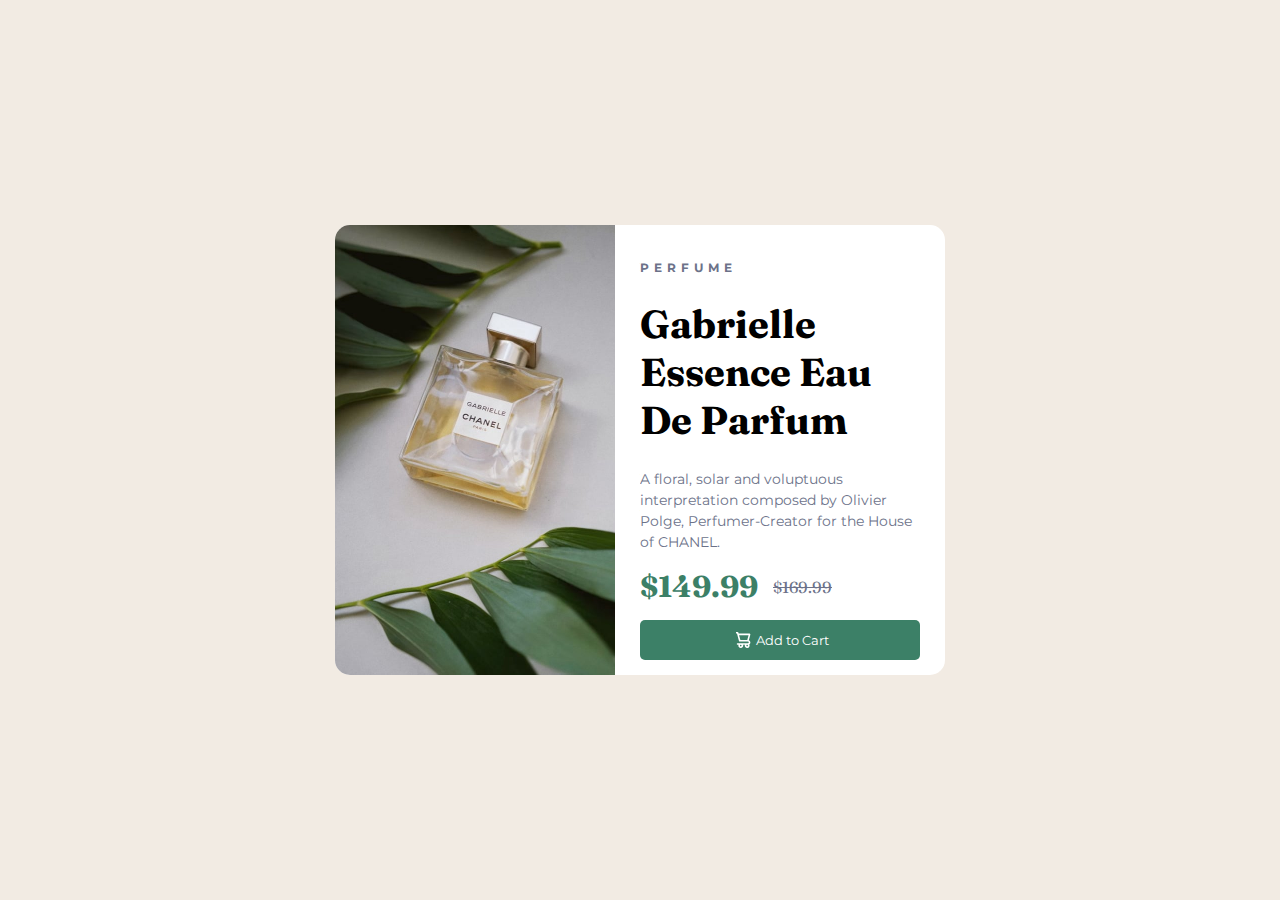
<file: index.html>
<!DOCTYPE html>
<html lang="en">
  <head>
    <meta charset="UTF-8" />
    <meta name="viewport" content="width=device-width, initial-scale=1.0" />
    <link rel="stylesheet" href="./css/styles.css" />
    <!-- fuentes -->
    <link rel="preconnect" href="https://fonts.googleapis.com" />
    <link rel="preconnect" href="https://fonts.gstatic.com" crossorigin />
    <link
      href="https://fonts.googleapis.com/css2?family=Fraunces:opsz,wght@9..144,500&family=Montserrat:wght@500&display=swap"
      rel="stylesheet"
    />
    <link rel="preconnect" href="https://fonts.googleapis.com" />
    <link rel="preconnect" href="https://fonts.gstatic.com" crossorigin />
    <link
      href="https://fonts.googleapis.com/css2?family=Fraunces:opsz,wght@9..144,500&display=swap"
      rel="stylesheet"
    />
    <!-- displays site properly based on user's device -->

    <link
      rel="icon"
      type="image/png"
      sizes="32x32"
      href="./images/favicon-32x32.png"
    />

    <title>Frontend Mentor | Product preview card component</title>

    <!-- Feel free to remove these styles or customise in your own stylesheet 👍 -->
    <style>
      .attribution {
        font-size: 11px;
        text-align: center;
      }
      .attribution a {
        color: hsl(228, 45%, 44%);
      }
    </style>
  </head>
  <body>
    <div class="container">
      <div class="card">
        <div class="card-img"></div>
        <div class="card-text">
          <h3>PERFUME</h3>
          <h2>Gabrielle Essence Eau De Parfum</h2>
          <p>
            A floral, solar and voluptuous interpretation composed by Olivier
            Polge, Perfumer-Creator for the House of CHANEL.
          </p>
          <div class="prices">
            <div class="new">$149.99</div>
            <div class="old">$169.99</div>
          </div>
          <button> <img class="icon" src="./images/icon-cart.svg" alt=""> Add to Cart</button>
        </div>
      </div>
    </div>

    <!-- <div class="attribution">
      Challenge by
      <a href="https://www.frontendmentor.io?ref=challenge" target="_blank"
        >Frontend Mentor</a
      >. Coded by <a href="#">Your Name Here</a>.
    </div> -->
  </body>
</html>
</file>
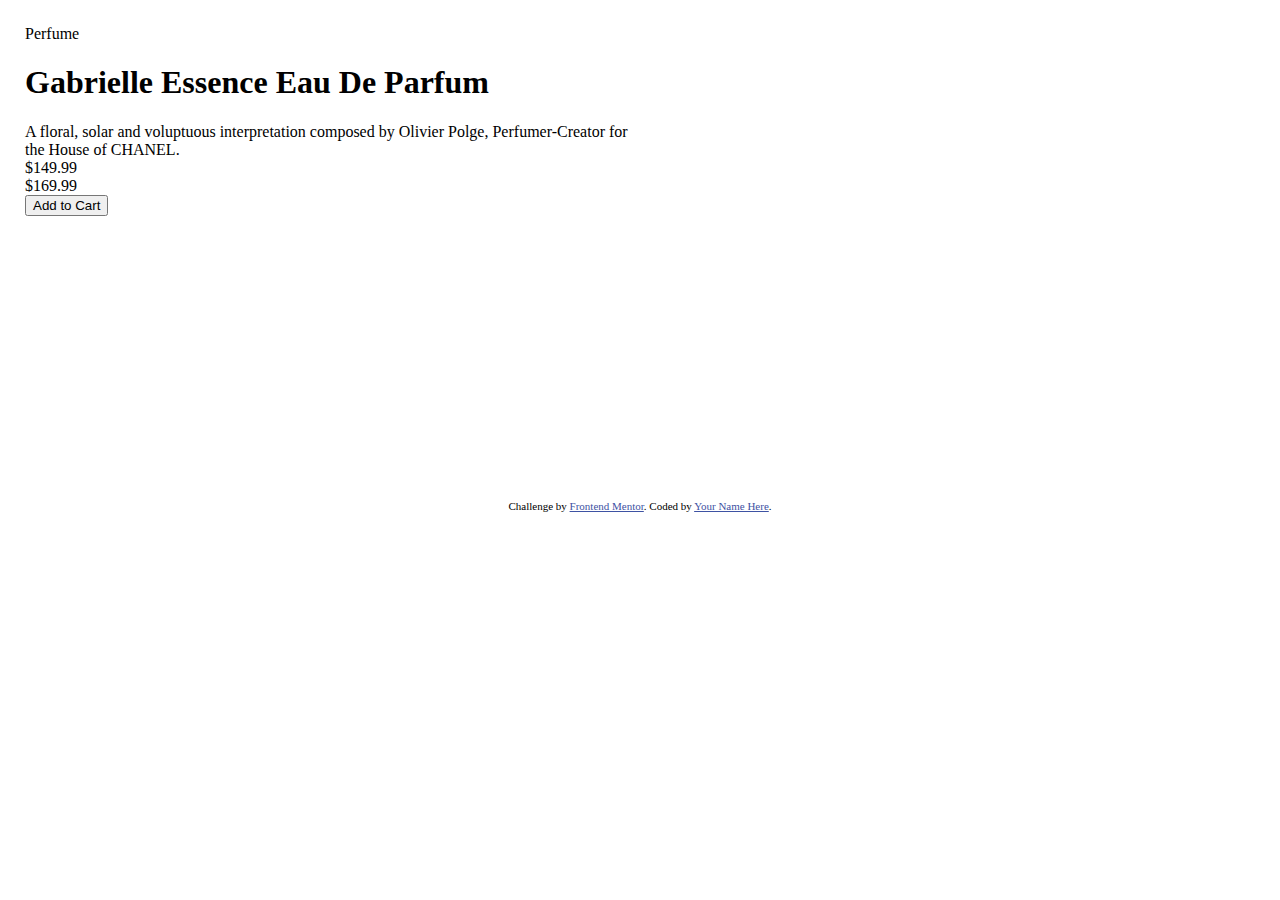
<file: index copy.html>
<!DOCTYPE html>
<html lang="en">
  <head>
    <meta charset="UTF-8" />
    <meta name="viewport" content="width=device-width, initial-scale=1.0" />
    <!-- displays site properly based on user's device -->
    <link rel="stylesheet" href="./css/styles.css" />
    <link rel="preconnect" href="https://fonts.googleapis.com" />
    <link rel="preconnect" href="https://fonts.gstatic.com" crossorigin />
    <link
      href="https://fonts.googleapis.com/css2?family=Fraunces:opsz,wght@9..144,500&family=Montserrat:wght@500&display=swap"
      rel="stylesheet"
    />
    <link rel="preconnect" href="https://fonts.googleapis.com" />
    <link rel="preconnect" href="https://fonts.gstatic.com" crossorigin />
    <link
      href="https://fonts.googleapis.com/css2?family=Fraunces:opsz,wght@9..144,500&display=swap"
      rel="stylesheet"
    />
    <link
      rel="icon"
      type="image/png"
      sizes="32x32"
      href="./images/favicon-32x32.png"
    />

    <title>Frontend Mentor | Product preview card component</title>

    <!-- Feel free to remove these styles or customise in your own stylesheet 👍 -->
    <style>
      .attribution {
        font-size: 11px;
        text-align: center;
      }
      .attribution a {
        color: hsl(228, 45%, 44%);
      }
    </style>
  </head>
  <body>
    <div class="card-container">
      <div class="card">
        <div class="img"></div>
        <div class="text-container">
          <div>Perfume</div>
          <h1 class="title">Gabrielle Essence Eau De Parfum</h1>
          <div class="paragraph">
            A floral, solar and voluptuous interpretation composed by Olivier
            Polge, Perfumer-Creator for the House of CHANEL.
          </div>
          <div class="price"><div class="new-price">$149.99 </div><div class="old-price">$169.99</div></div>
          <button>Add to Cart</button>
        </div>
      </div>
    </div>

    <div class="attribution">
      Challenge by
      <a href="https://www.frontendmentor.io?ref=challenge" target="_blank"
        >Frontend Mentor</a
      >. Coded by <a href="#">Your Name Here</a>.
    </div>
  </body>
</html>
</file>
<file: css/styles.css>
body {
  margin: 0;
  padding: 0;
}
.container {
  margin: auto;
  width: 100vw;
  height: 100vh;
  display: flex;
  justify-content: center;
  align-items: center;
  background-color: hsl(30, 38%, 92%);
}
.card {
  background-color: hsl(0, 0%, 100%);
  /* padding: 25px; */
  margin: 25px;
  display: flex;
  width: 610px;
  height: 450px;
  border-radius: 15px;
}
.card-img {
  background-image: url("../images/image-product-desktop.jpg");
  background-position: center;
  background-size: cover;
  border-radius: 15px 0 0 15px;
  width: 50%;
  height: 100%;
}
.card-text {
  font-family: Fraunces;
  padding: 25px;
  width: 50%;
}
.card-text h3 {
  font-family: Montserrat;
  letter-spacing: 5px;
  font-size: 12px;
  margin: 10px 0;
  color: hsl(228, 12%, 48%);
}
.card-text h2 {
  margin: 25px 0;
  font-size: 39px;
}
.card-text p {
  color: hsl(228, 12%, 48%);
  font-size: 14px;
  line-height: 1.5;
  font-family: Montserrat;
}
.prices {
  display: flex;
  font-family: Fraunces;
  margin: 15px 0;
}
.new {
  font-size: 30px;
  color: hsl(158, 36%, 37%);
  font-weight: 700;
}
.old {
  display: flex;
  justify-content: center;
  align-items: center;
  text-decoration: line-through;
  margin-left: 15px;
  color: hsl(228, 12%, 48%);
}
.card-text button {
  width: 100%;
  background-color: hsl(158, 36%, 37%);
  border: none;
  border-radius: 5px;
  height: 40px;
  color: white;
  display: flex;
  justify-content: center;
  align-items: center;
  font-family: Montserrat;
}
.icon {
  margin: 0 5px;
}

@media only screen and (max-width: 600px) {
  .card {
    width: 300px;
    height: 600px;
    flex-direction: column;
  }
  .card-img {
    width: 100%;
    height: 250px;
    background-image: url("../images/image-product-mobile.jpg");
    border-radius: 15px 15px 0 0;
  }
  .card-text {
    width: 250px;
  }
  .card-text h2 {
    font-size: 29px;
  }
}
</file>
